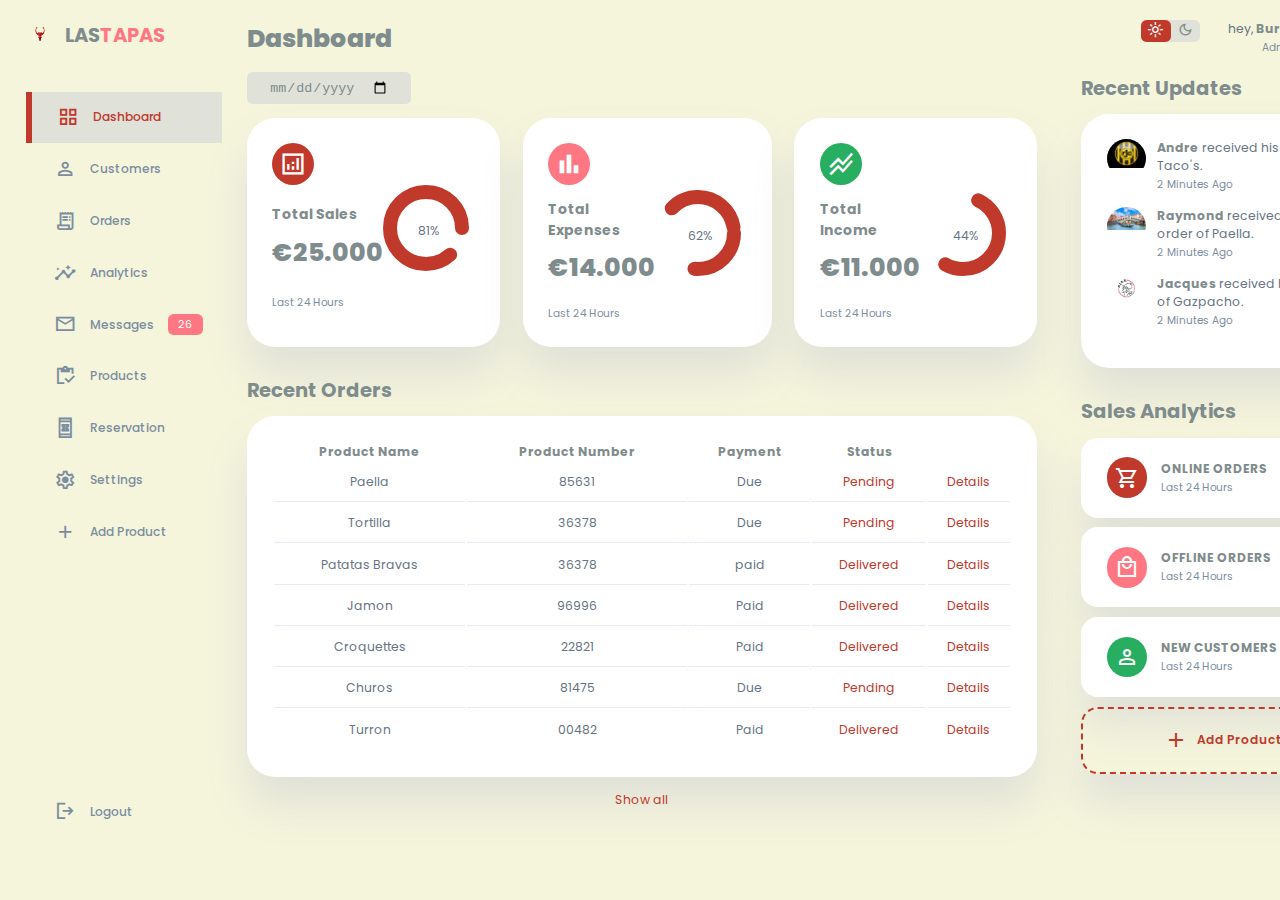
<file: Dashboard/index.html>
<!DOCTYPE html>
<html lang="en">
<head>
    <meta charset="UTF-8">
    <meta http-equiv="X-UA-Compatible" content="IE=edge">
    <meta name="viewport" content="width=device-width, initial-scale=1.0">
    <title>Las Tapas</title>
    <!--MATERIAL CDN -->
    <link href="https://fonts.googleapis.com/css2?family=Material+Symbols+Sharp" rel="stylesheet">
    <!-- STYLESHEET -->
    <link rel="stylesheet" href="../Dashboard/style.css">
</head>
<body>
    <div class="container">
        <aside>
            <div class="top">
                <div class="logo">
                    <img src="../images/logo.png">
                    <h2>LAS<span class="danger">TAPAS</span></h2>
                </div>
                <div class="close" id="close-btn">
                    <span class="material-symbols-sharp">close</span>
                </div>
            </div>
            <div class="sidebar">
                <a class="active" href="../Dashboard/">
                    <span class="material-symbols-sharp"> grid_view </span>
                    <h3>Dashboard</h3>
                </a>
                <a class="#" href="../Customers/">
                    <span class="material-symbols-sharp"> person_outline </span>
                    <h3>Customers</h3>
                </a>
                <a class="#" href="../Orders/">
                    <span class="material-symbols-sharp"> receipt_long </span>
                    <h3>Orders</h3>
                </a>
                <a class="#" href="../Analytics/">
                    <span class="material-symbols-sharp"> insights </span>
                    <h3>Analytics</h3>
                </a>
                <a class="#" href="../Messages/">
                    <span class="material-symbols-sharp"> mail_outline </span>
                    <h3>Messages</h3>
                    <span class="message-count">26</span>
                </a>
                <a class="#" href="../Products/">
                    <span class="material-symbols-sharp"> inventory </span>
                    <h3>Products</h3>
                </a>
                <a class="#" href="../Reservation/">
                    <span class="material-symbols-sharp">book_online</span>
                    <h3>Reservation</h3>
                </a>
                <a class="#" href="../Settings/">
                    <span class="material-symbols-sharp"> settings </span>
                    <h3>Settings</h3>
                </a>
                <a class="#" href="../AddProduct/">
                    <span class="material-symbols-sharp"> add </span>
                    <h3>Add Product</h3>
                </a>
                <a class="#" href="../Logout/">
                    <span class="material-symbols-sharp"> logout </span>
                    <h3>Logout</h3>
                </a>
            </div>
        </aside>
        <!-------------------------END OF ASIDE ---------------------->
        <main>
            <h1>Dashboard</h1>

            <div class="date">
                <input type="date">
            </div>

            <div class="insights">
                <div class="sales">
                   <span class="material-symbols-sharp">analytics</span>
                   <div class="middle">
                      <div class="left">
                         <h3>Total Sales</h3>
                         <h1>€25.000</h1>
                      </div>
                      <div class="progress">
                         <svg>
                            <circle cx='38' cy='38' r='36'></circle>
                         </svg>
                         <div class="number">
                            <p>81%</p>
                         </div>
                      </div>
                   </div>
                   <small class="text-muted">Last 24 Hours</small>
                </div>
                <!------------------END OF SALES------------------->
                <div class="expenses">
                   <span class="material-symbols-sharp">bar_chart</span>
                   <div class="middle">
                      <div class="left">
                         <h3>Total Expenses</h3>
                         <h1>€14.000</h1>
                      </div>
                      <div class="progress">
                         <svg>
                            <circle cx='38' cy='38' r='36'></circle>
                         </svg>
                         <div class="number">
                            <p>62%</p>
                         </div>
                      </div>
                   </div>
                   <small class="text-muted">Last 24 Hours</small>
                </div>
                <!------------------END OF EXPENSES------------------->
                <div class="income">
                   <span class="material-symbols-sharp">stacked_line_chart</span>
                   <div class="middle">
                      <div class="left">
                         <h3>Total Income</h3>
                         <h1>€11.000</h1>
                      </div>
                      <div class="progress">
                         <svg>
                            <circle cx='38' cy='38' r='36'></circle>
                         </svg>
                         <div class="number">
                            <p>44%</p>
                         </div>
                      </div>
                   </div>
                   <small class="text-muted">Last 24 Hours</small>
                </div>
                <!------------------END OF INCOME------------------->
             </div>
             <!----------------------END OF INSIGHTS---------------->

             <div class="recent-orders">
                <h2>Recent Orders</h2>
                <table>
                    <thead>
                        <tr>
                            <th>Product Name</th>
                            <th>Product Number</th>
                            <th>Payment</th>
                            <th>Status</th>
                            <th></th>
                        </tr>
                    </thead>
                    <tbody>
                </table>
                <a href="#">Show all</a>
            </div>
        </main>
        <!----------------- END OF MAIN ------------------------>
        <div class="right">
            <div class="top">
                <button id="menu-btn">
                    <span class="material-symbols-sharp">menu</span>
                </button>
                <div class="theme-toggler">
                    <span class="material-symbols-sharp active">light_mode</span>
                    <span class="material-symbols-sharp">dark_mode</span>
                </div>
                <div class="profile">
                    <div class="info">
                       <p>hey, <b>Burak</b></p>
                       <small class="text-muted">Admin</small> 
                    </div>
                    <div class="profile-photo">
                        <img src="../images/Profile-1.jpg">
                    </div>
                </div>
            </div>
            <!----END OF TOP ------->
            <div class="recent-updates">
                <h2>Recent Updates</h2>
                <div class="updates">
                    <div class="update">
                        <div class="profile-photo">
                            <img src="../images/profile-2.jpg">
                        </div>
                        <div class="message">
                            <p><b>Andre</b> received his order of Taco's.</p>
                            <small class="text-muted">2 Minutes Ago</small>
                        </div>
                    </div>
                    <div class="update">
                        <div class="profile-photo">
                            <img src="../images/profile-3.jpg">
                        </div>
                        <div class="message">
                            <p><b>Raymond</b> received his order of Paella.</p>
                            <small class="text-muted">2 Minutes Ago</small>
                        </div>
                    </div>
                    <div class="update">
                        <div class="profile-photo">
                            <img src="../images/profile-4.jpg">
                        </div>
                        <div class="message">
                            <p><b>Jacques</b> received his order of Gazpacho.</p>
                            <small class="text-muted">2 Minutes Ago</small>
                        </div>
                    </div>
                </div>
            </div>
            <!-------------------END OF UPDATES -------------------------------------->
            <div class="sales-analytics">
                <h2>Sales Analytics</h2>
                <div class="item online">
                    <div class="icon">
                        <span class="material-symbols-sharp">shopping_cart
                       </span>
                   </div>
                   <div class="right">
                    <div class="info">
                        <h3>ONLINE ORDERS</h3>
                        <small class="text-muted">Last 24 Hours</small>
                    </div>
                    <h5 class="success">+39</h5>
                    <h3>200</h3>
                </div>
            </div>
                <div class="item offline">
                    <div class="icon">
                        <span class="material-symbols-sharp">local_mall
                       </span>
                   </div>
                   <div class="right">
                    <div class="info">
                        <h3>OFFLINE ORDERS</h3>
                        <small class="text-muted">Last 24 Hours</small>
                    </div>
                    <h5 class="danger">-17</h5>
                    <h3>800</h3>
                </div>
            </div>
                <div class="item customers">
                    <div class="icon">
                        <span class="material-symbols-sharp">person
                       </span>
                   </div>
                   <div class="right">
                    <div class="info">
                        <h3>NEW CUSTOMERS</h3>
                        <small class="text-muted">Last 24 Hours</small>
                    </div>
                    <h5 class="success">+25</h5>
                    <h3>100</h3>
                </div>
            </div>
            <div class="item add-product">
                <div>
                    <span class="material-symbols-sharp person">add</span>
                    <h3>Add Product</h3>
                </div>
            </div>
         </div>
      </div>
    </div>
    
    <script src="../Dashboard/orders.js"></script>
    <script src="../Dashboard/index.js"></script>
</body>
</html>
</file>
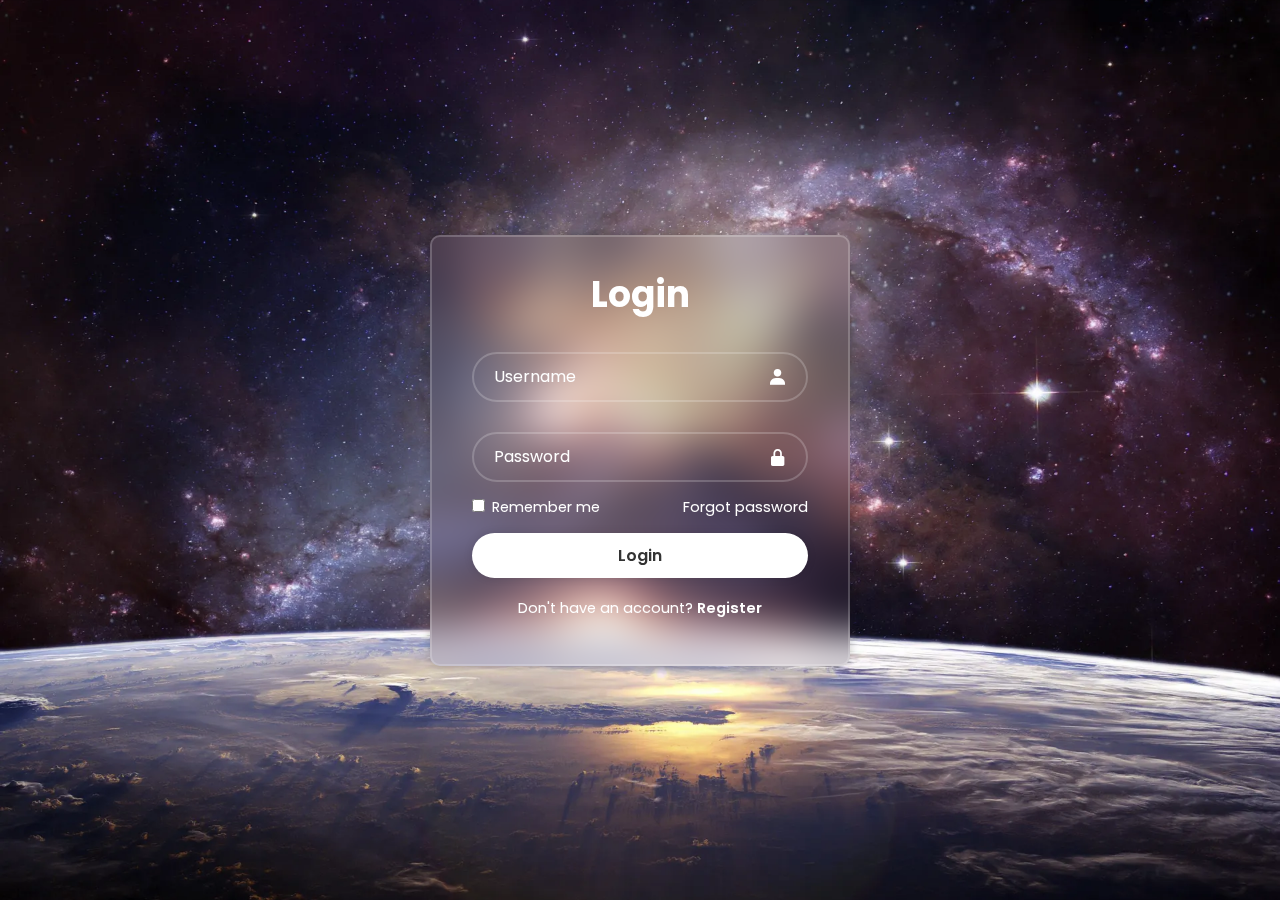
<file: Login/index.html>
<!DOCTYPE html>
<html lang="en">
<head>
    <meta charset="UTF-8">
    <meta name="viewport" content="width=device-width, initial-scale=1.0">
    <title>Login</title>
    <link rel="stylesheet" href="style.css">
    <link href='https://unpkg.com/boxicons@2.1.4/css/boxicons.min.css' rel='stylesheet'>
</head>

<body>

    <div class="wrapper">
        <form action="login.php" method="POST"> 
            <h1>Login</h1>
            <div class="input-box">
                <input type="text" name="username" placeholder="Username" required>
                <i class='bx bxs-user'></i>
            </div>
            <div class="input-box">
                <input type="password" name="password" id="password" placeholder="Password" required>
                <i class='bx bxs-lock-alt' id="togglePassword"></i>
            </div>
            <div class="remember-forgot">
                <label><input type="checkbox"> Remember me</label>
                <a href="#">Forgot password</a>
            </div>
        
            <button type="submit" class="btn">Login</button>
            
            <div class="register-link">
                <p>Don't have an account? <a href="#">Register</a></p>
            </div>
        </form>        
    </div>

    <script src="login.js"></script>
</body>
</html>
</file>
<file: Dashboard/style.css>
@import url('https://fonts.googleapis.com/css2?family=Poppins:wght@100;300;400;500;600;700;800&display=swap');

/* ========= ROOT VARIABLES ========= */
:root {
    --color-primary: #c0392b;
    --color-danger: #ff7782;
    --color-success: #27ae60;
    --color-warning: #f39c12;
    --color-white: #fff;
    --color-info-dark: #7d8da1;
    --color-info-light: #dce1eb;
    --color-dark: #7f8c8d;
    --color-light: rgba(132, 139, 200, 0.18);
    --color-primary-variant: #111e88;
    --color-dark-variant: #677483;
    --color-background: #f5f5dc;

    --card-border-radius: 2rem;
    --border-radius-1: 0.4rem;
    --border-radius-2: 0.8rem;
    --border-radius-3: 1.2rem;

    --card-padding: 1.8rem;
    --padding-1: 1.2rem;

    --box-shadow: 0 2rem 3rem var(--color-light)
}

/* -------------- DARK THEME VARIABLES  -------------- */
.dark-theme-variables {
    --color-background:#181a1e;
    --color-white:#202528;
    --color-dark:#edeffd;
    --color-dark-variant:#a3bdcc;
    --color-light:rgba(0, 0, 0, 0.4);
    --box-shadow: 0 2rem 3rem var(var(--color-light))
}

* {
    margin: 0;
    padding: 0;
    outline: 0;
    appearance: none;
    border: 0;
    text-decoration: none;
    list-style: none;
    box-sizing: border-box;
}

html {
    font-size: 14px;
}

body {
    width: 100vw;
    height: 100vh;
    font-family: poppins, sans-serif;
    font-size: 0.88rem;
    background: var(--color-background);
    user-select: none;
    overflow-x: hidden;
    color: var(--color-dark);
}

.container {
    display: grid;
    width: 96%;
    margin: 0 auto;
    gap: 1.8rem;
    grid-template-columns: 14rem auto 23rem;
}

a {
    color: var(--color-dark);
}

img {
    display: block;
    width: 100%;
}

h1 {
    font-weight: 800;
    font-size: 1.8rem;
}

h2 {
    font-size: 1.4rem;
}

h3 {
    font-size: 0.87rem;
}

h4 {
    font-size: 0.8rem;
}

h5 {
    font-size: 0.77rem;
}

small {
    font-size: 0.75rem;
}

.profile-photo {
    width: 2.8rem;
    height: 2.8rem;
    border-radius: 50%;
    overflow: hidden;
}

.text-muted {
    color: var(--color-info-dark);
}

p {
color: var(--color-dark-variant);
}

b {
    color: var(--color-dark);
}

.primary {
    color: var(--color-primary);
}
.danger {
    color: var(--color-danger);
}
.success {
    color: var(--color-success);
}
.warning {
    color: var(--color-warning);
}

aside {
    height: 100vh;
}

aside .top {
    display: flex;
    align-items: center;
    justify-content: space-between;
    margin-top: 1.4rem;
}

aside .logo {
    display: flex;
    gap: 0.8rem;
}

aside .logo img {
    width: 2rem;
    height: 2rem;
}

aside .close {
    display: none;
}

/* ======================== SIDEBAR ======================== */
aside .sidebar {
    display: flex;
    flex-direction: column;
    height: 86vh;
    position: relative;
    top: 3rem;
}

aside h3 {
    font-weight: 500;
}

aside .sidebar a {
    display: flex;
    color: var(--color-info-dark);
    margin-left: 2rem;
    gap: 1rem;
    align-items: center;
    position: relative;
    height: 3.7rem;
    transition: all 300ms ease;
}

aside .sidebar a span {
    font-size: 1.6rem;
    transition: all 300ms ease;
}

aside .sidebar a:last-child {
    position: absolute;
    bottom: 2rem;
    width: 100%;
}

aside .sidebar a.active {
    background: var(--color-light);
    color: var(--color-primary);
    margin-left: 0;
}

aside .sidebar a.active::before {
    content: '';
    width: 6px;
    height: 100%;
    background: var(--color-primary);
}

aside .sidebar a.active span {
    color: var(--color-primary);
    margin-left: calc(1rem - 3px);
}

aside .sidebar a:hover {
    color: var(--color-primary);
}

aside .sidebar a:hover span {
    margin-left: 1rem;
}

aside .sidebar .message-count {
    background: var(--color-danger);
    color: var(--color-white);
    padding: 2px 10px;
    font-size: 11px;
    border-radius: var(--border-radius-1);
}

/* =================== MAIN ============================= */
main {
    margin-top: 1.4rem;
}

main .date {
    display: inline-block;
    background: var(--color-light);
    border-radius: var(--border-radius-1);
    margin-top: 1rem;
    padding: 0.5rem 1.6rem;
}

main .date input[type="date"] {
    background: transparent;
    color: var(--color-dark);
}

main .insights {
   display: grid;
   grid-template-columns:repeat(3, 1fr);
   gap: 1.6rem; 
}

main .insights > div {
    background: var(--color-white);
    padding: var(--card-padding);
    border-radius: var(--card-border-radius);
    margin-top: 1rem;
    box-shadow: var(--box-shadow);
    transition: all 300ms ease;
}

main .insights > div:hover {
    box-shadow: none;
}

main .insights > div span {
    background: var(--color-primary);
    padding: 0.5rem;
    border-radius: 50%;
    color: var(--color-white);
    font-size: 2rem;
}

main .insights > div.expenses span {
    background: var(--color-danger);
}

main .insights > div.income span {
    background: var(--color-success);
}

main .insights > div .middle {
    display: flex;
    align-items: center;
    justify-content: space-between;
}

main .insights h3 {
    margin: 1rem 0 0.6rem;
    font-size: 1rem;
}

main .insights .progress {
    position: relative;
    width: 92px;
    height: 92px;
    border-radius: 50%;
}

main .insights svg {
    width: 7rem;
    height: 7rem;
}

main .insights svg circle {
    fill: none;
    stroke: var(--color-primary);
    stroke-width: 14;
    stroke-linecap: round;
    transform: translate(5px, 5px);
}

main .insights .sales svg circle {
    stroke-dashoffset: -30;
    stroke-dasharray: 200;
}

main .insights .expenses svg circle {
    stroke-dashoffset: 20;
    stroke-dasharray: 80;
}

main .insights .income svg circle {
    stroke-dashoffset: 35;
    stroke-dasharray: 110;
}

main .insights .progress .number {
    position: absolute;
    top: 0;
    left: 0;
    height: 100%;
    width: 100%;
    display: flex;
    justify-content: center;
    align-items: center;
}

main .insights small {
    margin-top: 1.3rem;
    display: block;
}

/* ====================== RECENT ORDERS ======================== */
main .recent-orders {
    margin-top: 2rem;
}

main .recent-orders h2 {
    margin-bottom: 0.8rem;
}

main .recent-orders table {
    background: var(--color-white);
    width: 100%;
    border-radius: var(--card-border-radius);
    padding: var(--card-padding);
    text-align: center;
    box-shadow: var(--box-shadow);
    transition: all 300ms ease;
} 

main .recent-orders table:hover {
    box-shadow: none;
}

main table tbody td {
    height: 2.8rem;
    border-bottom: 1px solid var(--color-light);
    color: var(--color-dark-variant);
}

main table tbody tr:last-child td {
    border: none;
}

main .recent-orders a {
    text-align: center;
    display: block;
    margin: 1rem auto;
    color: var(--color-primary);
}

/* =============== RIGHT ================= */
.right {
    margin:1.4rem ;
}

.right .top {
    display: flex;
    justify-content: end;
    gap: 2rem;
}

.right .top button {
    display: none;
}

.right .theme-toggler {
    background: var(--color-light);
    display: flex;
    justify-content: space-between;
    align-items: center;
    height: 1.6rem;
    width: 4.2rem;
    cursor: pointer;
    border-radius: var(--border-radius-1);
}

.right .theme-toggler span {
    font-size: 1.2rem;
    width: 50%;
    height: 100%;
    display: flex;
    align-items: center;
    justify-content: center;
}

.right .theme-toggler span.active {
    background: var(--color-primary);
    color: white;
    border-radius: var(--border-radius-1);
}

.right .top .profile {
    display: flex;
    gap: 2rem;
    text-align: right;
}

/* ====================== RECENT IPDATES ================== */
.right .recent-updates {
    margin-top: 1rem;
}

.right .recent-updates h2 {
    margin-bottom: 0.8rem;
}

.right .recent-updates .updates {
    background: var(--color-white);
    padding: var(--card-padding);
    border-radius: var(--card-border-radius);
    box-shadow: var(--box-shadow);
    transition: all 300ms ease;
}

.right .recent-updates .updates:hover {
    box-shadow: none;
}

.right .recent-updates .updates .update {
    display: grid;
    grid-template-columns: 2.6rem auto;
    gap: 1rem;
    margin-bottom: 1rem;
}

/* ======================== SALES ANALYTICS ===================== */
.right  .sales-analytics {
    margin-top: 2rem;
}

.right  .sales-analytics h2 {
    margin-bottom: 0.8rem;
}

.right .sales-analytics .item {
    background: var(--color-white);
    display: flex;
    align-items: center;
    gap: 1rem;
    margin-bottom: 0.7rem;
    padding: 1.4rem var(--card-padding);
    border-radius: var(--border-radius-3);
    box-shadow: var(--box-shadow);
    transition: all 300ms ease;
}

.right .sales-analytics .item:hover {
    box-shadow: none;
}

.right .sales-analytics .item .right {
    display: flex;
    justify-content: space-between;
    align-items: start;
    margin: 0;
    width: 100%;
}

.right .sales-analytics .item .icon {
    padding: 0.6rem;
    color: var(--color-white);
    border-radius: 50%;
    background: var(--color-primary);
    display: flex;
}

.right .sales-analytics .item.offline .icon {
    background: var(--color-danger);
}

.right .sales-analytics .item.customers .icon {
    background: var(--color-success);
}

.right .sales-analytics .add-product {
    background-color: transparent;
    border: 2px dashed var(--color-primary);
    color: var(--color-primary);
    display: flex;
    align-items: center;
    justify-content: center;
}

.right .sales-analytics .add-product:hover {
    background: var(--color-primary);
    color: white;
    cursor: pointer;
}

.right .sales-analytics .add-product div {
    display: flex;
    align-items: center;
    gap: 0.6rem;
}

.right .sales-analytics .add-product div h3 {
    font-weight: 600;
}

/* ============ ORDERS ========== */

.menu-items {
    position: fixed; 
    top: 5rem;
    left: 16rem;
    z-index: 1000; 
    padding: 4rem 2rem; 
}

.menu-items ul {
    list-style: none; 
    padding: 0;
    margin: 0;
    display: flex;
    justify-content: center; 
    gap: 25rem;
}

.menu-items ul li {
    background-color:var(--color-background); 
    padding: 10px 20px;
    text-decoration-color: white;
    border-radius: 5px; 
    display: inline-block; 
    cursor: pointer; 
}

.chart-container-flex {
    position: relative; 
  }
  
  .chart-container {
    display: inline-block;
    vertical-align: middle;
    width: 45%;
    margin: auto;
    text-align: center;
  }
  
/* =================== MEDIA QUERIES  =================== */
@media screen and (max-width: 1200px) {
   .container {
    width: 94%;
    grid-template-columns: 7rem auto 23rem;
   }
   
   aside .logo h2 {
    display: none;
   }

   aside .sidebar h3 {
    display: none;
   }

   aside .sidebar a {
    width: 5.6rem;
   }

   aside .sidebar a:last-child {
    position: relative;
    margin-top: 1.8rem;
   }

   main .insights {
    grid-template-columns: 1fr;
    gap: 0;
   }

   main .recent-orders {
    width: 94%;
    position: absolute;
    left: 50%;
    transform: translateX(-50%);
    margin: 2rem 0 0 8.8rem;
   }

   main .recent-orders table {
    width: 83vw;
   }

   main table thead tr th:last-child, 
   main table thead tr th:first-child {
    display: none;
   }

   main table tbody tr td:last-child, 
   main table tbody tr td:first-child {
    display: none;
   }
}

/* =================== MEDIA QUERIES  =================== */
@media screen and (max-width: 768px) {
    .container{
        width: 100%;
        grid-template-columns: 1fr;
    }

    aside {
        position: fixed;
        left: -100%;
        background: var(--color-white);
        width: 18rem;
        z-index: 3;
        box-shadow: 1rem 3rem 4rem var(--color-light);
        height: 100vh;
        padding-right: var(--card-padding);
        display: none;
        animation: showMenu 400ms ease forwards;
    }

    @keyframes showMenu {
        to {
            left: 0;
        }
    }

    aside .logo {
        margin-left: 1rem;
    }

    aside .logo h2 {
        display: inline;
    }

    aside .sidebar h3 {
        display: inline;
    }

    aside .sidebar a {
        width: 100%;
        height: 3.4rem;
    }

    aside .sidebar a:last-child {
        position: absolute;
        bottom: 5rem;
    }
    
    aside .close {
        display: inline-block;
        cursor: pointer;
    }

    main {
        margin-top: 8rem;
        padding: 0 1rem;
    }

    main .recent-orders {
        position: relative;
        margin: 3rem 0 0 0;
        width: 100%;
    }

    main .recent-orders table {
        width: 100%;
        margin: 0;
    }

    .right {
        width: 94%;
        margin: 0 auto 4rem;
    }

    .right .top {
        position: fixed;
        top: 0;
        left: 0;
        align-items: center;
        padding: 0 0.8rem;
        height: 4.6rem;
        background: var(--color-white);
        width: 100%;
        margin: 0;
        z-index: 2;
        box-shadow: 0 1rem 1rem var var(--color-light);
    }

    .right .top .theme-toggler {
        width: 4.4rem;
        left: 66%;
        z-index: 1100;
        position: relative;
    }

    .right .profile .info {
        display: none;
    }

    .right .top button {
        display: inline-block;
        background: transparent;
        cursor: pointer;
        color: var(--color-dark);
        position: absolute;
        left: 1rem;
    }

    .right .top button span {
        font-size: 2rem;
    }
}
</file>
<file: Login/style.css>
@import url('https://fonts.googleapis.com/css2?family=Poppins:wght@300;400;500;600;700;800;900&display=swap');

*{
    margin: 0;
    padding: 0;
    box-sizing: border-box;
    font-family: "Poppins",  sans-serif;
}

body {
    display: flex;
    justify-content: center;
    align-items: center;
    min-height: 100vh;
    background: url('img.jpg') no-repeat;
    background-size: cover;
    background-position: center;
}

.wrapper {
    width: 420px;
    background: transparent;
    border: 2px solid rgba(255, 255, 255, .2);
    backdrop-filter: blur(20px);
    box-shadow:  0 0 10px rgba(0, 0, 0, .2);
    color: #fff;
    border-radius: 10px;
    padding: 30px 40px;
}

.wrapper h1 {
    font-size:  36px;
    text-align: center;
}

.wrapper .input-box {
    position: relative;
    width: 100%;
    height: 50px;
    margin: 30px  0;
}


.input-box input {
    width: 100%;
    height: 100%;
    background: transparent;
    border: none;
    outline: none;
    border: 2px solid rgba(255, 255, 255, .2);
    border-radius: 40px;
    font-size: 16px;
    color: #fff;
    padding: 20px 45px 20px 20px;
}
.input-box input::placeholder {
    color: #fff;
}

.input-box i {
    position: absolute;
    right: 20px;
    top: 50%;
    transform: translateY(-50%);
    font-size: 20px;
}

.wrapper .remember-forgot {
    display: flex;
    justify-content: space-between;
    font-size: 14.5px;
    margin: -15px 0 15px;
}

.remember-forgot label input {
    accent-color: #fff;
    margin-right: 3px;
    cursor: pointer;
}

.remember-forgot a {
    color: #fff;
    text-decoration: none;
}

.remember-forgot a:hover {
    text-decoration: underline;
}

.wrapper .btn {
    width: 100%;
    height: 45px;
    background: #fff;
    border: none;
    outline: none;
    border-radius: 40px;
    box-shadow: 0 0 10px  rgba(0, 0, 0, .1);
    cursor: pointer;
    font-size: 16px;
    color: #333;
    font-weight: 600;
}

.wrapper .register-link {
    font-size: 14.5px;
    text-align: center;
    margin: 20px 0 15px;
}

.register-link p a {
    color: #fff;
    text-decoration: none;
    font-weight: 600;
}

.register-link p a:hover {
    text-decoration: underline;
}

.input-box #togglePassword {
    cursor: pointer;
}
</file>
